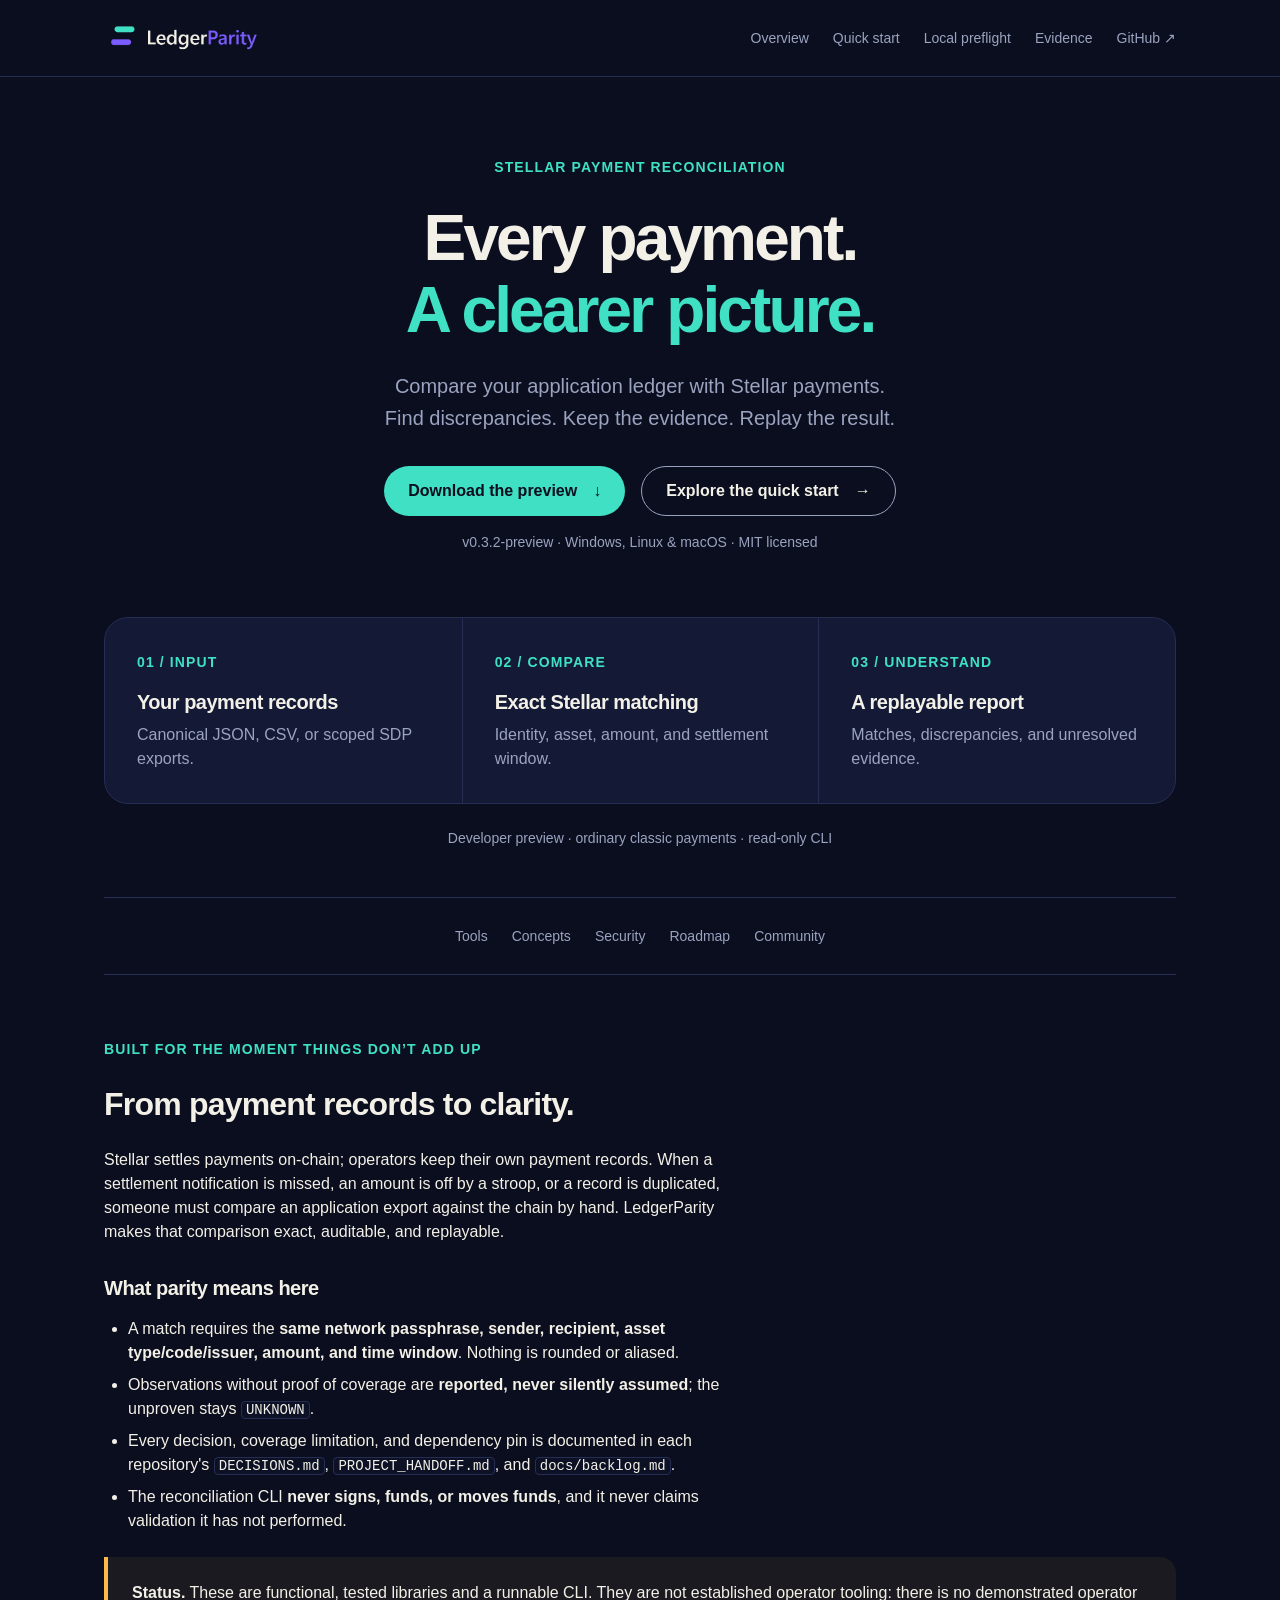
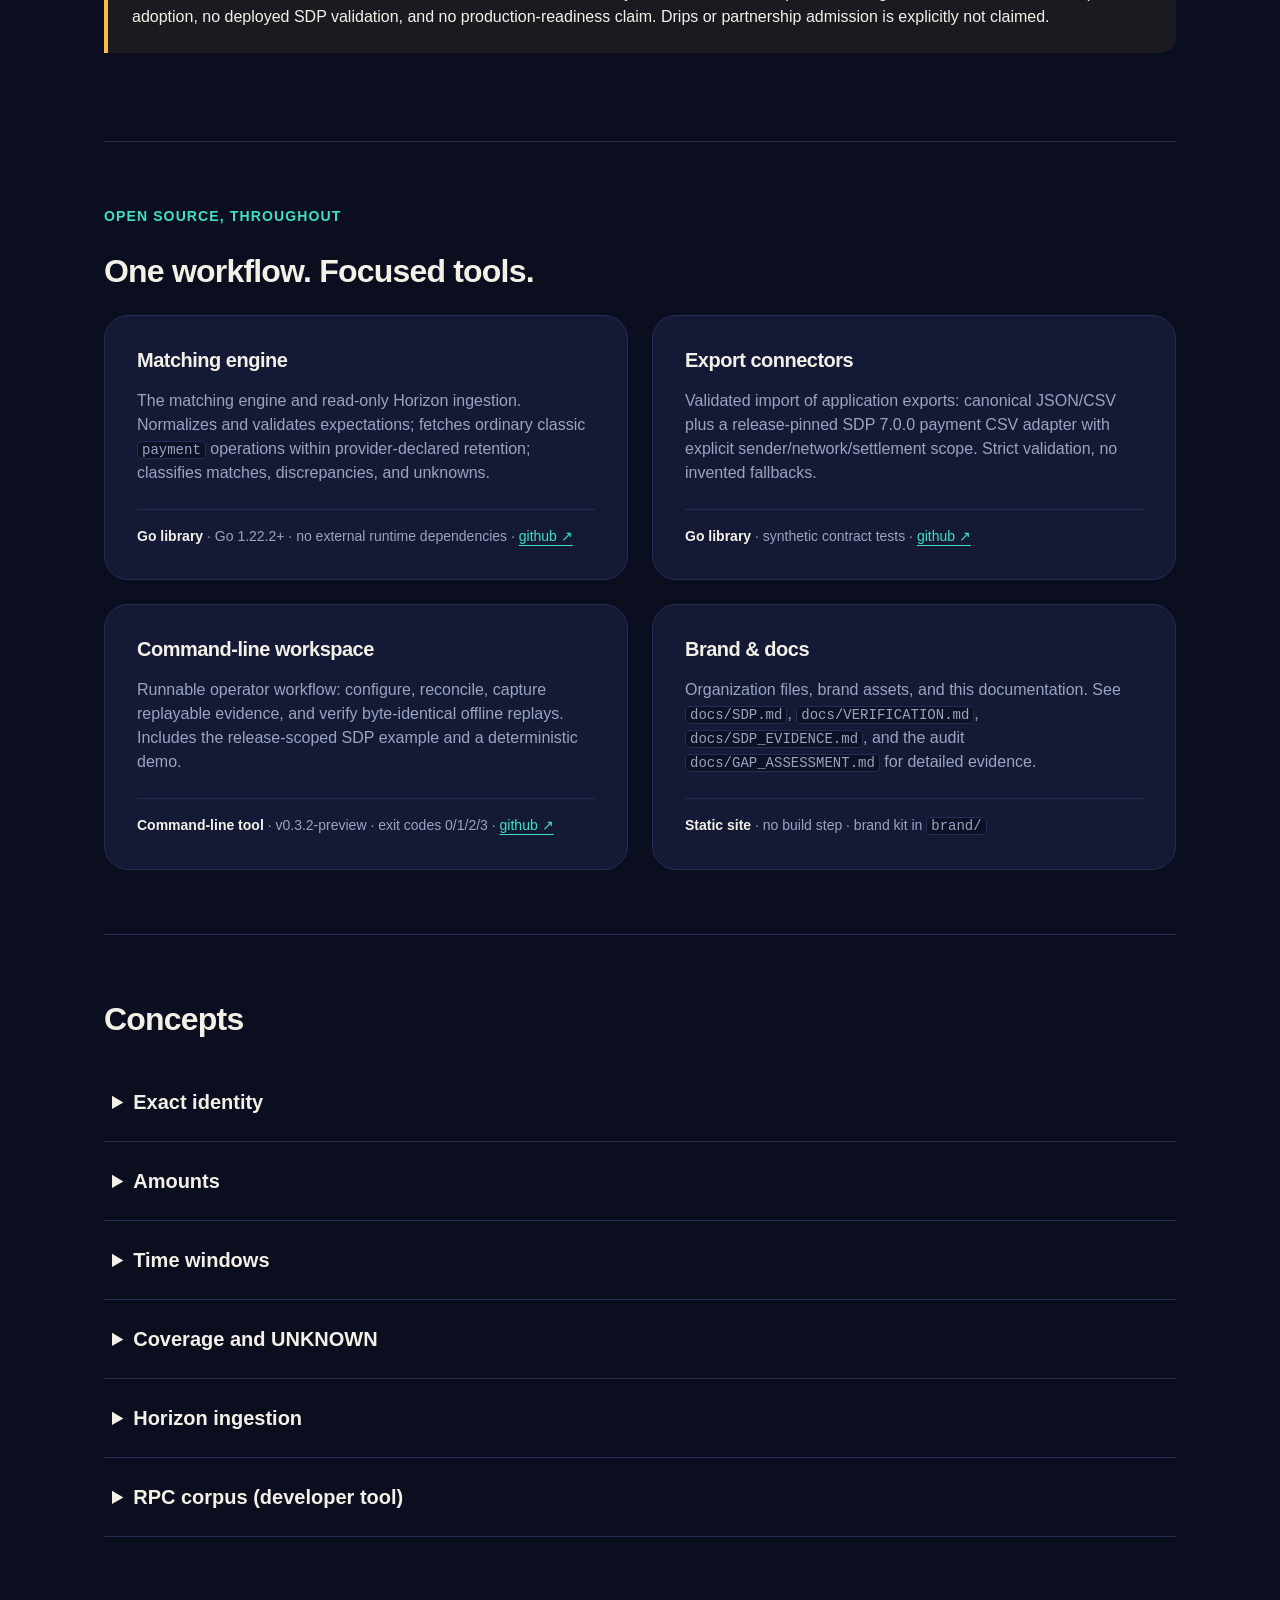
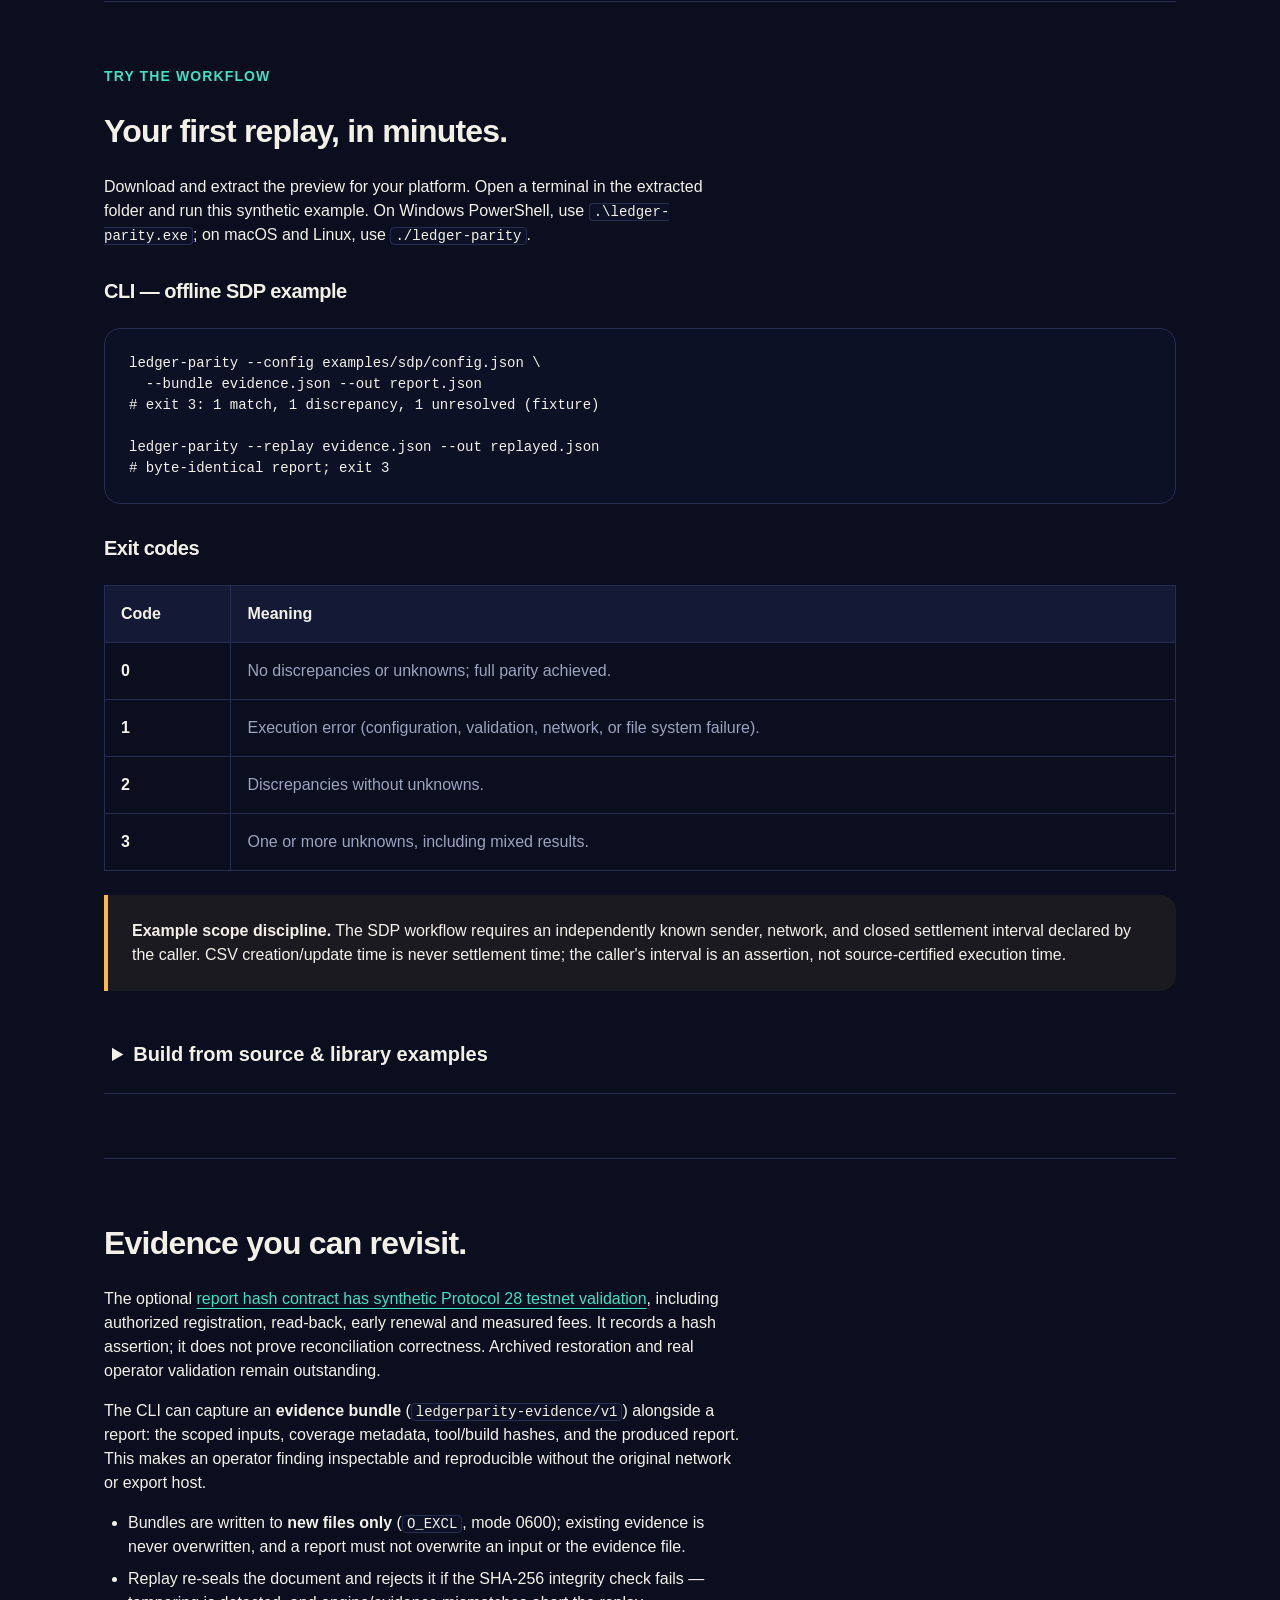
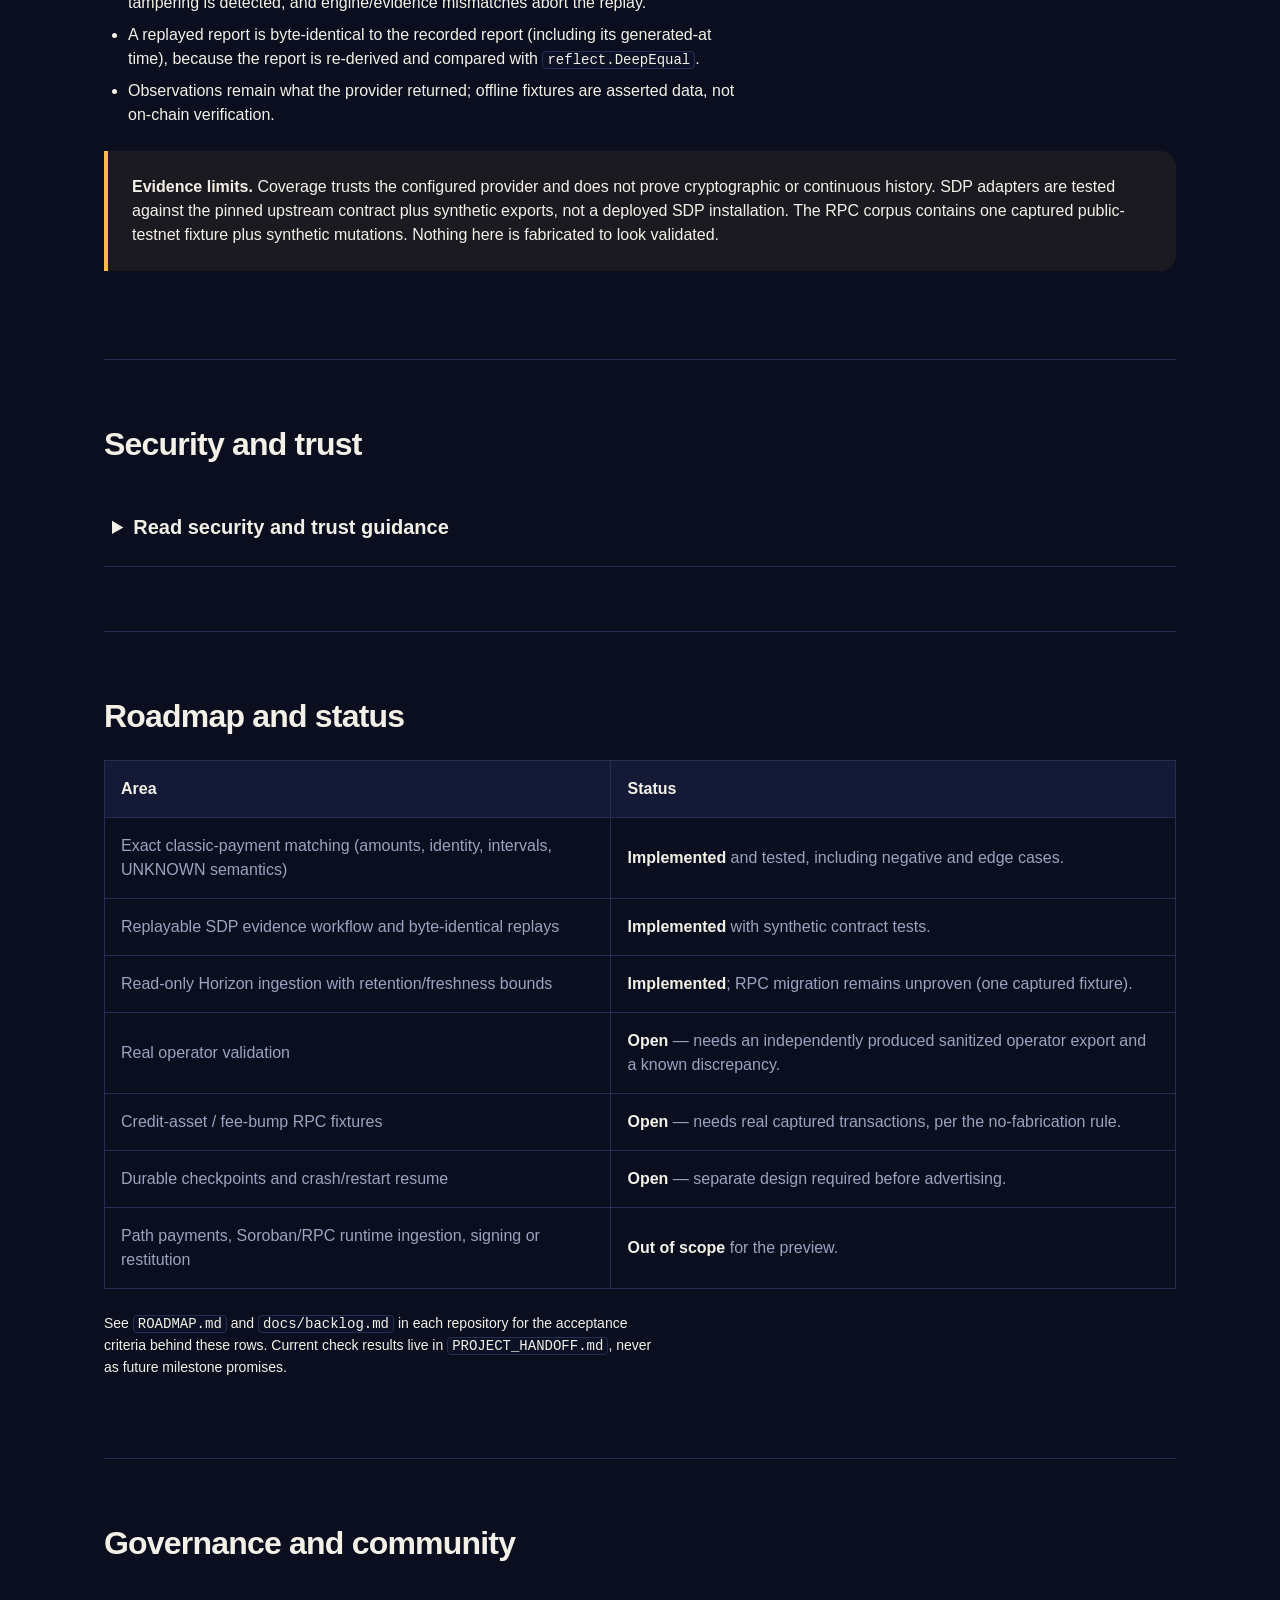
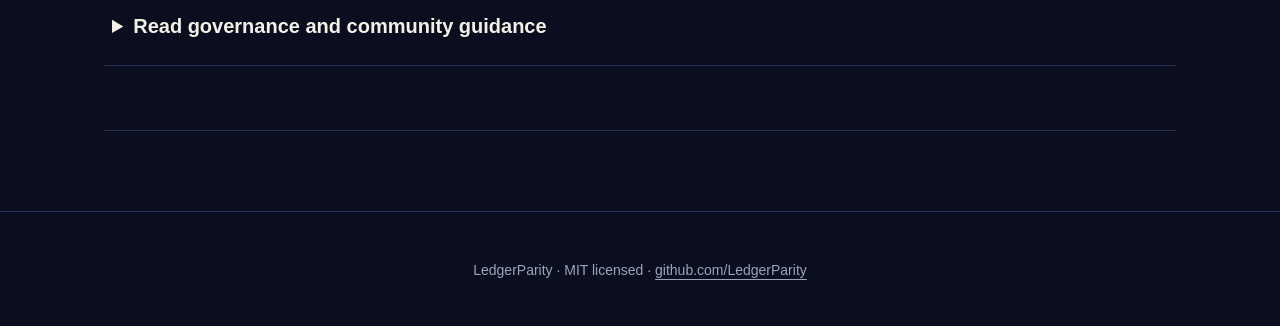
<file: index.html>
<!doctype html>
<html lang="en">
<head>
  <meta charset="utf-8">
  <meta name="viewport" content="width=device-width, initial-scale=1">
  <title>LedgerParity — clarity for every Stellar payment</title>
  <meta name="description" content="LedgerParity documentation: read-only reconciliation of application payment records against ordinary classic Stellar payment operations.">
  <link rel="icon" type="image/png" href="assets/favicon-32.png">
  <link rel="stylesheet" href="assets/style.css">
</head>
<body>
<a class="skip-link" href="#top">Skip to content</a>

<header class="topbar">
  <div class="topbar-inner">
    <a href="#top"><img src="assets/lockup.png" alt="LedgerParity"></a>
    <nav aria-label="Main navigation">
      <a href="#overview">Overview</a>
      <a href="#quickstart">Quick start</a>
      <a href="preflight.html">Local preflight</a>
      <a href="#evidence">Evidence</a>
      <a href="https://github.com/LedgerParity">GitHub ↗</a>
    </nav>
  </div>
</header>

<main id="top" tabindex="-1">
  <section class="hero" aria-labelledby="hero-title">
    <p class="eyebrow">STELLAR PAYMENT RECONCILIATION</p>
    <h1 id="hero-title">Every payment.<br><span class="accent">A clearer picture.</span></h1>
    <p class="lead">Compare your application ledger with Stellar payments.<br class="desktop-break"> Find discrepancies. Keep the evidence. Replay the result.</p>
    <div class="hero-actions">
      <a class="button primary" href="https://github.com/LedgerParity/ledger-parity-cli/releases/tag/v0.3.2-preview">Download the preview <span aria-hidden="true">↓</span></a>
      <a class="button secondary" href="#quickstart">Explore the quick start <span aria-hidden="true">→</span></a>
    </div>
    <p class="release-caption">v0.3.2-preview · Windows, Linux &amp; macOS · MIT licensed</p>
    <div class="workflow" aria-label="Reconciliation workflow">
      <div><span class="step">01 / INPUT</span><h3>Your payment records</h3><p>Canonical JSON, CSV, or scoped SDP exports.</p></div>
      <div><span class="step">02 / COMPARE</span><h3>Exact Stellar matching</h3><p>Identity, asset, amount, and settlement window.</p></div>
      <div><span class="step">03 / UNDERSTAND</span><h3>A replayable report</h3><p>Matches, discrepancies, and unresolved evidence.</p></div>
    </div>
    <p class="preview-label">Developer preview · ordinary classic payments · read-only CLI</p>
  </section>

  <nav class="contents" aria-label="Documentation sections">
    <a href="#repositories">Tools</a><a href="#concepts">Concepts</a><a href="#security">Security</a><a href="#roadmap">Roadmap</a><a href="#governance">Community</a>
  </nav>
  <section id="overview">


    <p class="eyebrow">BUILT FOR THE MOMENT THINGS DON’T ADD UP</p>
    <h2>From payment records to clarity.</h2>
    <p>Stellar settles payments on-chain; operators keep their own payment records. When a settlement
      notification is missed, an amount is off by a stroop, or a record is duplicated, someone must compare an
      application export against the chain by hand. LedgerParity makes that comparison exact, auditable, and
      replayable.</p>
    <h3>What parity means here</h3>
    <ul>
      <li>A match requires the <b>same network passphrase, sender, recipient, asset type/code/issuer, amount,
        and time window</b>. Nothing is rounded or aliased.</li>
      <li>Observations without proof of coverage are <b>reported, never silently assumed</b>; the unproven stays
        <code>UNKNOWN</code>.</li>
      <li>Every decision, coverage limitation, and dependency pin is documented in each repository's
        <code>DECISIONS.md</code>, <code>PROJECT_HANDOFF.md</code>, and <code>docs/backlog.md</code>.</li>
      <li>The reconciliation CLI <b>never signs, funds, or moves funds</b>, and it never claims validation it has not
        performed.</li>
    </ul>
    <div class="note">
      <p><b>Status.</b> These are functional, tested libraries and a runnable CLI. They are not established
        operator tooling: there is no demonstrated operator adoption, no deployed SDP validation, and no
        production-readiness claim. Drips or partnership admission is explicitly not claimed.</p>
    </div>
  </section>

  <section id="repositories">
    <p class="eyebrow">OPEN SOURCE, THROUGHOUT</p>
    <h2>One workflow. Focused tools.</h2>
    <div class="grid">
      <div class="card">
        <h3>Matching engine</h3>
        <p>The matching engine and read-only Horizon ingestion. Normalizes and validates expectations; fetches
          ordinary classic <code>payment</code> operations within provider-declared retention; classifies
          matches, discrepancies, and unknowns.</p>
        <p class="meta"><b>Go library</b> · Go 1.22.2+ · no external runtime dependencies · <a href="https://github.com/LedgerParity/ledger-parity-core">github ↗</a></p>
      </div>
      <div class="card">
        <h3>Export connectors</h3>
        <p>Validated import of application exports: canonical JSON/CSV plus a release-pinned SDP 7.0.0 payment
          CSV adapter with explicit sender/network/settlement scope. Strict validation, no invented fallbacks.</p>
        <p class="meta"><b>Go library</b> · synthetic contract tests · <a href="https://github.com/LedgerParity/ledger-parity-connectors">github ↗</a></p>
      </div>
      <div class="card">
        <h3>Command-line workspace</h3>
        <p>Runnable operator workflow: configure, reconcile, capture replayable evidence, and verify
          byte-identical offline replays. Includes the release-scoped SDP example and a deterministic demo.</p>
        <p class="meta"><b>Command-line tool</b> · v0.3.2-preview · exit codes 0/1/2/3 · <a href="https://github.com/LedgerParity/ledger-parity-cli">github ↗</a></p>
      </div>
      <div class="card">
        <h3>Brand &amp; docs</h3>
        <p>Organization files, brand assets, and this documentation. See
          <code>docs/SDP.md</code>, <code>docs/VERIFICATION.md</code>, <code>docs/SDP_EVIDENCE.md</code>, and the
          audit <code>docs/GAP_ASSESSMENT.md</code> for detailed evidence.</p>
        <p class="meta"><b>Static site</b> · no build step · brand kit in <code>brand/</code></p>
      </div>
    </div>
  </section>

  <section id="concepts">
    <h2>Concepts</h2>

    <details><summary>Exact identity</summary><div class="detail-body">
    <p>A settlement matches only when all identity dimensions agree: network passphrase, sender, recipient,
      asset type, asset code and issuer (case-sensitive for credit assets), and the time window. An
      <code>operation_id</code> disambiguates multiple payments inside a single transaction. A token contract
      address is never an issuer alias.</p>

</div></details>
    <details><summary>Amounts</summary><div class="detail-body">
    <p>Values are exact stroop integers within the signed int64 range, including at the limit. Inputs with
      excess precision fail validation; amounts are never rounded and no monetary tolerance is applied.</p>

</div></details>
    <details><summary>Time windows</summary><div class="detail-body">
    <p>A record supplies <b>exactly one</b> representation: a legacy <code>timestamp</code> or an explicit
      <code>settlement_start</code>/<code>settlement_end</code> interval. Intervals are closed and are not
      widened by time tolerance; they must fit the reconciliation window. A partially intersecting interval is
      reported, never silently filtered. <code>business_reference</code> is separate from
      <code>reference_id</code>, which means the transaction hash only — never a memo.</p>

</div></details>
    <details><summary>Coverage and UNKNOWN</summary><div class="detail-body">
    <p>Coverage is provider evidence, not a cryptographic history proof. A complete scan means provider-declared
      retained history encloses the requested window, pages were traversed, and the retention boundary stayed
      stable. Incomplete coverage, ambiguous multiple candidates, competing claims, and malformed observations
      all remain <code>UNKNOWN</code>. Unknowns are reported separately and are <b>not</b> counted as financial
      discrepancies.</p>
    <p>The legacy slice-only <code>FetchOnChainPayments</code> wrapper discards coverage and is unsuitable for
      definitive absence conclusions.</p>

</div></details>
    <details><summary>Horizon ingestion</summary><div class="detail-body">
    <p>The ingestor traverses descending numeric paging tokens against the configured endpoint (no arbitrary
      redirects or next-links), verifies the network passphrase before and after the scan, enforces
      request/response size and retry bounds, stops on failure with no successful ingestion result, and never
      lets an error become an empty scan. Durable checkpoints and crash-restart resume are not implemented;
      scans restart intentionally.</p>

</div></details>
    <details><summary>RPC corpus (developer tool)</summary><div class="detail-body">
    <p>A separate Node developer tool (<code>tools/rpc-corpus</code>) performs opt-in public-testnet reads only:
      <code>getNetwork</code>/<code>getTransaction</code> JSON-RPC and Horizon GET. It never signs, funds, or
      simulates. It captures ordinary-payment transactions and verifies that RPC results agree with Horizon
      operation semantics. Runtime ingestion in the Go modules remains Horizon-only.</p>
</div></details>
  </section>

  <section id="quickstart">
    <p class="eyebrow">TRY THE WORKFLOW</p>
    <h2>Your first replay, in minutes.</h2>
    <p>Download and extract the preview for your platform. Open a terminal in the extracted folder and run this synthetic example. On Windows PowerShell, use <code>.\ledger-parity.exe</code>; on macOS and Linux, use <code>./ledger-parity</code>.</p>

    <h3>CLI — offline SDP example</h3>
    <pre tabindex="0" aria-label="Code example"><code>ledger-parity --config examples/sdp/config.json \
  --bundle evidence.json --out report.json
# exit 3: 1 match, 1 discrepancy, 1 unresolved (fixture)

ledger-parity --replay evidence.json --out replayed.json
# byte-identical report; exit 3</code></pre>

    <h3>Exit codes</h3>
    <table>
      <thead><tr><th scope="col">Code</th><th scope="col">Meaning</th></tr></thead>
      <tbody>
        <tr><td><b>0</b></td><td>No discrepancies or unknowns; full parity achieved.</td></tr>
        <tr><td><b>1</b></td><td>Execution error (configuration, validation, network, or file system failure).</td></tr>
        <tr><td><b>2</b></td><td>Discrepancies without unknowns.</td></tr>
        <tr><td><b>3</b></td><td>One or more unknowns, including mixed results.</td></tr>
      </tbody>
    </table>

    <div class="note">
      <p><b>Example scope discipline.</b> The SDP workflow requires an independently known sender, network, and
        closed settlement interval declared by the caller. CSV creation/update time is never settlement time;
        the caller's interval is an assertion, not source-certified execution time.</p>
    </div>

    <details><summary>Build from source &amp; library examples</summary><div class="detail-body">    <h3>Requirements</h3>
    <p>Go 1.22.2 or newer (a currently supported Go release is preferred). The RPC corpus uses Node 22+ with the
      pinned <code>@stellar/stellar-sdk</code> (<code>npm ci</code>).</p>

    <h3>Run the tests from any checkout</h3>
    <pre tabindex="0" aria-label="Code example"><code>go test ./...
go vet ./...
go build ./...</code></pre>

    <h3>Library flow (core)</h3>
    <pre tabindex="0" aria-label="Code example"><code>h := ingest.NewHorizonIngestor("https://horizon-testnet.stellar.org")
h.Network = "Test SDF Network ; September 2015"   // exact passphrase

res, err := h.Fetch(ctx, accounts, start.Add(-tol), end.Add(tol))
// pass res.Coverage into ReconcileOptions; set Coverage.InternalComplete
// only if the export covers every relevant ordinary payment.

opts := engine.ReconcileOptions{TimeframeToleranceSec: tol, Coverage: res.Coverage}
report := engine.NewReconciler(opts).Reconcile(
    app, start, end, internalPayments, res.Payments)</code></pre>

    <h3>Connectors (import exports)</h3>
    <pre tabindex="0" aria-label="Code example"><code>ips, err := sdp.Parse(csvReader, network, "deployment-name", sdp.Scope{
    Release: sdp.Release, Sender: "GB…", Assertion: "…",
    SettlementStart: start, SettlementEnd: end,
})</code></pre>

</div></details>
  </section>

  <section id="evidence">
    <h2>Evidence you can revisit.</h2>
    <p>The optional <a href="https://github.com/LedgerParity/-ledger-parity-contract/blob/main/TESTNET.md">report hash contract has synthetic Protocol 28 testnet validation</a>, including authorized registration, read-back, early renewal and measured fees. It records a hash assertion; it does not prove reconciliation correctness. Archived restoration and real operator validation remain outstanding.</p>
    <p>The CLI can capture an <b>evidence bundle</b> (<code>ledgerparity-evidence/v1</code>) alongside a report:
      the scoped inputs, coverage metadata, tool/build hashes, and the produced report. This makes an operator
      finding inspectable and reproducible without the original network or export host.</p>
    <ul>
      <li>Bundles are written to <b>new files only</b> (<code>O_EXCL</code>, mode 0600); existing evidence is
        never overwritten, and a report must not overwrite an input or the evidence file.</li>
      <li>Replay re-seals the document and rejects it if the SHA-256 integrity check fails — tampering is
        detected, and engine/evidence mismatches abort the replay.</li>
      <li>A replayed report is byte-identical to the recorded report (including its generated-at time), because
        the report is re-derived and compared with <code>reflect.DeepEqual</code>.</li>
      <li>Observations remain what the provider returned; offline fixtures are asserted data, not on-chain
        verification.</li>
    </ul>
    <div class="note">
      <p><b>Evidence limits.</b> Coverage trusts the configured provider and does not prove cryptographic or
        continuous history. SDP adapters are tested against the pinned upstream contract plus synthetic
        exports, not a deployed SDP installation. The RPC corpus contains one captured public-testnet fixture
        plus synthetic mutations. Nothing here is fabricated to look validated.</p>
    </div>
  </section>

  <section id="security">
    <h2>Security and trust</h2>
    <details><summary>Read security and trust guidance</summary><div class="detail-body">
    <ul>
      <li>The reconciliation CLI never needs secret keys and never signs or submits transactions. The optional contract has separate signed testnet validation tooling.</li>
      <li>Treat exports and reports as sensitive — they contain account identifiers, amounts, and application
        references; keep them out of public commits. JSON files are created with private permissions where the
        OS supports it; Windows ACLs and pre-existing files need operator management.</li>
      <li>Horizon is a trusted data provider, not a locally verified ledger proof. Configure an endpoint you
        trust; do not expose the CLI as a service accepting arbitrary URLs or files.</li>
      <li>Exact account equality does not validate StrKey checksums; muxed identities are preserved with
        conservative base-account coverage limitations.</li>
      <li>For a sensitive bug, use each repository's GitHub Security → <i>Report a vulnerability</i> if
        available; otherwise open a minimal issue without disclosing secrets, customer data, or exploit
        details. Per-repository guidance is in each <code>SECURITY.md</code>.</li>
    </ul>
</div></details>
  </section>

  <section id="roadmap">
    <h2>Roadmap and status</h2>
    <table>
      <thead><tr><th scope="col">Area</th><th scope="col">Status</th></tr></thead>
      <tbody>
        <tr><td>Exact classic-payment matching (amounts, identity, intervals, UNKNOWN semantics)</td><td><b>Implemented</b> and tested, including negative and edge cases.</td></tr>
        <tr><td>Replayable SDP evidence workflow and byte-identical replays</td><td><b>Implemented</b> with synthetic contract tests.</td></tr>
        <tr><td>Read-only Horizon ingestion with retention/freshness bounds</td><td><b>Implemented</b>; RPC migration remains unproven (one captured fixture).</td></tr>
        <tr><td>Real operator validation</td><td><b>Open</b> — needs an independently produced sanitized operator export and a known discrepancy.</td></tr>
        <tr><td>Credit-asset / fee-bump RPC fixtures</td><td><b>Open</b> — needs real captured transactions, per the no-fabrication rule.</td></tr>
        <tr><td>Durable checkpoints and crash/restart resume</td><td><b>Open</b> — separate design required before advertising.</td></tr>
        <tr><td>Path payments, Soroban/RPC runtime ingestion, signing or restitution</td><td><b>Out of scope</b> for the preview.</td></tr>
      </tbody>
    </table>
    <p class="small">See <code>ROADMAP.md</code> and <code>docs/backlog.md</code> in each repository for the
      acceptance criteria behind these rows. Current check results live in <code>PROJECT_HANDOFF.md</code>,
      never as future milestone promises.</p>
  </section>

  <section id="governance">
    <h2>Governance and community</h2>
    <details><summary>Read governance and community guidance</summary><div class="detail-body">
    <p>LedgerParity is maintained as an honest, evidence-first preview. Decisions are recorded in each
      repository's <code>DECISIONS.md</code>; corrections are added rather than history being rewritten.</p>
    <ul>
      <li><a href="https://github.com/LedgerParity/.github">Organization files</a> — code of conduct, governance, license.</li>
      <li>Per-repository <code>CONTRIBUTING.md</code>, <code>SECURITY.md</code>, <code>DECISIONS.md</code>, and
        <code>docs/backlog.md</code> for contributor tasks.</li>
      <li>All repositories are MIT licensed; brand usage and honesty rules remain applicable regardless of
        license terms.</li>
      <li>The brand is original and deliberately distinct from the Stellar Development Foundation's brand; no
        affiliation is claimed.</li>
    </ul>
</div></details>
  </section>
</main>

<footer>
  <p>LedgerParity · MIT licensed · <a href="https://github.com/LedgerParity">github.com/LedgerParity</a></p>
</footer>

</body>
</html>
</file>
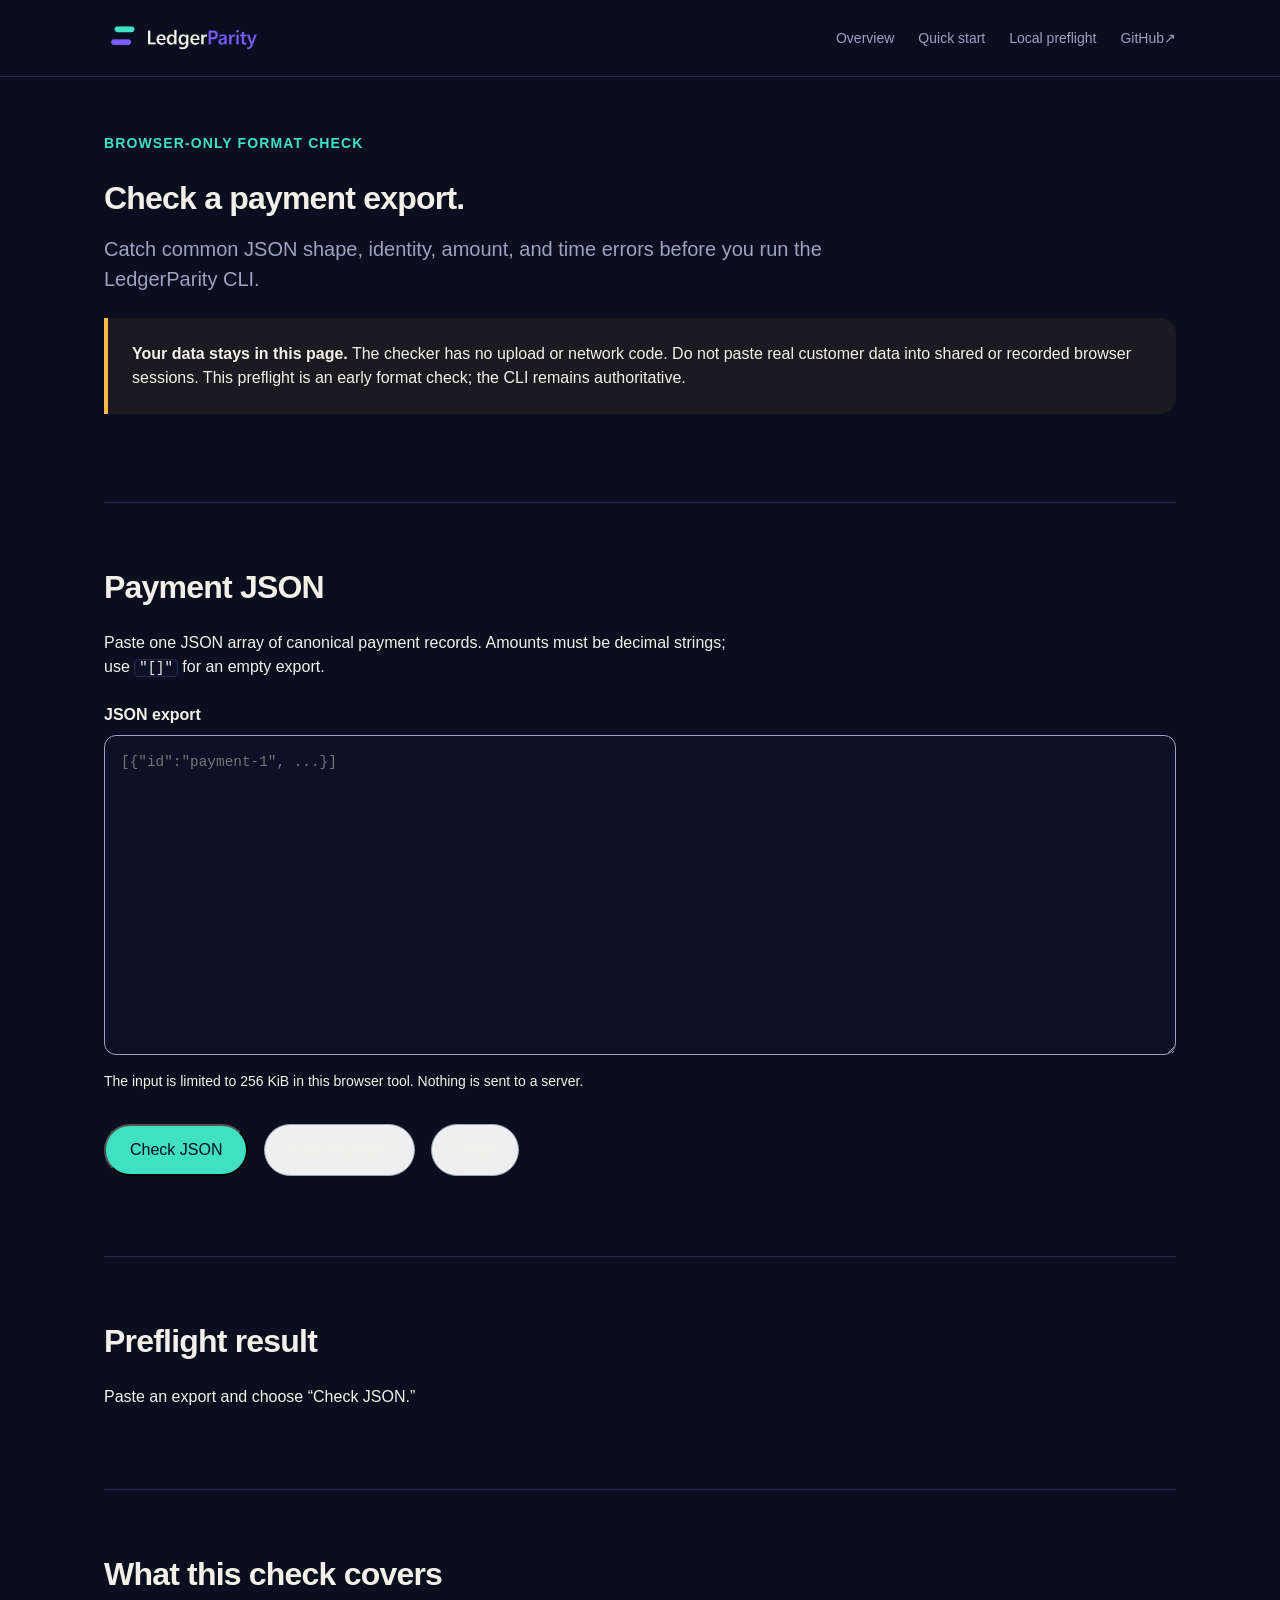
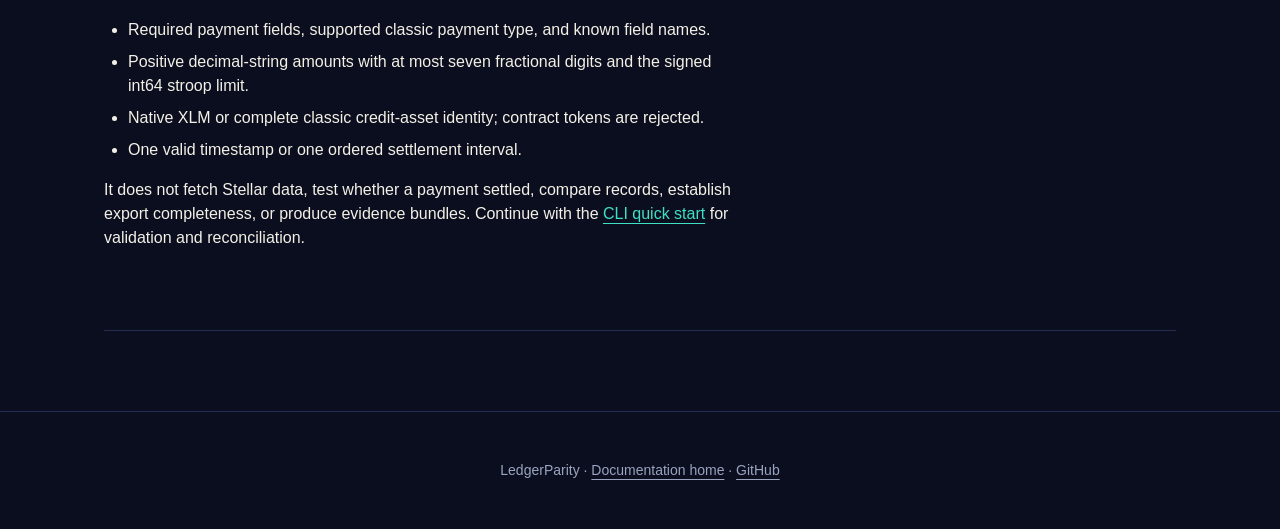
<file: preflight.html>
<!doctype html>
<html lang="en">
<head>
  <meta charset="utf-8">
  <meta name="viewport" content="width=device-width, initial-scale=1">
  <title>Local payment JSON preflight — LedgerParity</title>
  <meta name="description" content="Check a LedgerParity payment JSON export in your browser before using the read-only CLI.">
  <link rel="icon" type="image/png" href="assets/favicon-32.png">
  <link rel="stylesheet" href="assets/style.css">
  <script type="module" src="assets/preflight-ui.mjs"></script>
</head>
<body>
  <a class="skip-link" href="#main">Skip to content</a>
  <header class="topbar">
    <div class="topbar-inner">
      <a href="index.html"><img src="assets/lockup.png" alt="LedgerParity home"></a>
      <nav aria-label="Main navigation">
        <a href="index.html#overview">Overview</a>
        <a href="index.html#quickstart">Quick start</a>
        <a href="preflight.html" aria-current="page">Local preflight</a>
        <a href="https://github.com/LedgerParity">GitHub <span aria-hidden="true">↗</span></a>
      </nav>
    </div>
  </header>
  <main id="main" tabindex="-1">
    <section class="preflight-hero" aria-labelledby="title">
      <p class="eyebrow">BROWSER-ONLY FORMAT CHECK</p>
      <h1 id="title">Check a payment export.</h1>
      <p class="lead">Catch common JSON shape, identity, amount, and time errors before you run the LedgerParity CLI.</p>
      <div class="note">
        <p><b>Your data stays in this page.</b> The checker has no upload or network code. Do not paste real customer data into shared or recorded browser sessions. This preflight is an early format check; the CLI remains authoritative.</p>
      </div>
    </section>
    <section aria-labelledby="input-title">
      <h2 id="input-title">Payment JSON</h2>
      <p>Paste one JSON array of canonical payment records. Amounts must be decimal strings; use <code>"[]"</code> for an empty export.</p>
      <label class="field-label" for="payment-json">JSON export</label>
      <textarea id="payment-json" spellcheck="false" autocomplete="off" autocapitalize="off" aria-describedby="input-help" placeholder='[{"id":"payment-1", ...}]'></textarea>
      <p id="input-help" class="small">The input is limited to 256 KiB in this browser tool. Nothing is sent to a server.</p>
      <div class="hero-actions preflight-actions">
        <button class="button primary" id="check-json" type="button">Check JSON</button>
        <button class="button secondary" id="load-sample" type="button">Load example</button>
        <button class="button secondary" id="clear-json" type="button">Clear</button>
      </div>
    </section>
    <section aria-labelledby="result-title">
      <h2 id="result-title">Preflight result</h2>
      <p id="result-summary" role="status" aria-live="polite">Paste an export and choose “Check JSON.”</p>
      <ol id="record-results" class="record-results"></ol>
    </section>
    <section aria-labelledby="limits-title">
      <h2 id="limits-title">What this check covers</h2>
      <ul>
        <li>Required payment fields, supported classic payment type, and known field names.</li>
        <li>Positive decimal-string amounts with at most seven fractional digits and the signed int64 stroop limit.</li>
        <li>Native XLM or complete classic credit-asset identity; contract tokens are rejected.</li>
        <li>One valid timestamp or one ordered settlement interval.</li>
      </ul>
      <p>It does not fetch Stellar data, test whether a payment settled, compare records, establish export completeness, or produce evidence bundles. Continue with the <a href="index.html#quickstart">CLI quick start</a> for validation and reconciliation.</p>
    </section>
  </main>
  <footer><p>LedgerParity · <a href="index.html">Documentation home</a> · <a href="https://github.com/LedgerParity">GitHub</a></p></footer>
</body>
</html>
</file>
<file: assets/style.css>
:root {
  --ink: #0b0e1e;
  --ink-2: #141a36;
  --line: #262d52;
  --teal: #3fe0c4;
  --violet: #7a5cff;
  --violet-text: #b6a6ff;
  --amber: #ffb84a;
  --text: #f3f1e7;
  --slate: #9aa3c0;
  --code-bg: #0d1126;
  --maxw: 1120px;
  --type-small: .875rem;
  --type-body: 1rem;
  --type-subhead: 1.25rem;
  --type-section: 2rem;
  --type-hero: 4rem;
}
* { box-sizing: border-box; }
html { scroll-behavior: smooth; }
body { margin: 0; background: var(--ink); color: var(--text); font-family: "Avenir Next", "Segoe UI", sans-serif; font-size: var(--type-body); line-height: 1.5; }
a { color: var(--teal); text-decoration-thickness: 1px; text-underline-offset: 4px; }
a:hover { color: var(--violet-text); }
h1, h2, h3 { line-height: 1.25; letter-spacing: -.025em; text-wrap: balance; }
h2 { font-size: var(--type-section); margin: 0 0 24px; }
h3 { font-size: var(--type-subhead); margin: 32px 0 16px; }
p, ul, ol { margin: 16px 0; }
ul, ol { padding-left: 24px; }
li { margin: 8px 0; }
code, pre { font-family: "Cascadia Code", Consolas, monospace; font-size: var(--type-small); }
code { background: var(--code-bg); border: 1px solid var(--line); border-radius: 4px; padding: 0 4px; }
pre { background: var(--code-bg); border: 1px solid var(--line); border-radius: 16px; padding: 24px; overflow-x: auto; line-height: 1.5; margin: 24px 0; }
pre code { background: none; border: 0; padding: 0; font-size: inherit; }
.topbar { position: sticky; top: 0; z-index: 10; background: var(--ink); border-bottom: 1px solid var(--line); }
.topbar-inner { max-width: var(--maxw); margin: auto; padding: 16px 24px; display: flex; align-items: center; justify-content: space-between; gap: 24px; flex-wrap: wrap; }
.topbar img { display: block; width: 176px; height: auto; }
.topbar nav { display: flex; gap: 24px; flex-wrap: wrap; font-size: var(--type-small); }
.topbar nav a { color: var(--slate); text-decoration: none; }
.topbar nav a:hover { color: var(--teal); }
main { max-width: var(--maxw); margin: auto; padding: 0 24px 80px; }
main > section { padding: 64px 0; border-bottom: 1px solid var(--line); }
.hero { text-align: center; padding: 80px 0 48px; }
.eyebrow, .step { color: var(--teal); font-size: var(--type-small); font-weight: 600; letter-spacing: .08em; }
.eyebrow { margin: 0 0 24px; }
.hero h1 { font-size: var(--type-hero); line-height: 1.125; letter-spacing: -.045em; margin: 0 0 24px; }
.accent { color: var(--teal); }
.hero .lead { font-size: var(--type-subhead); line-height: 1.6; color: var(--slate); max-width: 640px; margin: auto; }
.hero-actions { display: flex; flex-wrap: wrap; justify-content: center; gap: 16px; margin: 32px 0 16px; }
.button { display: inline-flex; align-items: center; justify-content: center; gap: 16px; min-height: 48px; padding: 12px 24px; border-radius: 999px; text-decoration: none; font-size: var(--type-body); font-weight: 600; }
.primary { color: var(--ink); background: var(--teal); }
.secondary { color: var(--text); border: 1px solid var(--line); }
.release-caption, .preview-label { font-size: var(--type-small); color: var(--slate); }
.workflow { display: grid; grid-template-columns: repeat(3,minmax(0,1fr)); margin-top: 64px; border: 1px solid var(--line); border-radius: 24px; background: var(--ink-2); text-align: left; overflow: hidden; }
.workflow > div { padding: 32px; }
.workflow > div + div { border-left: 1px solid var(--line); }
.workflow h3 { margin: 16px 0 8px; }
.workflow p { margin: 0; color: var(--slate); }
.preview-label { margin: 24px 0 0; }
.grid { display: grid; grid-template-columns: repeat(2,minmax(0,1fr)); gap: 24px; margin: 24px 0 0; }
.card { background: var(--ink-2); border: 1px solid var(--line); border-radius: 24px; padding: 32px; }
.card h3 { margin: 0 0 16px; color: var(--text); }
.card p { margin: 16px 0 0; color: var(--slate); }
.card .meta { font-size: var(--type-small); border-top: 1px solid var(--line); margin-top: 24px; padding-top: 16px; }
.card .meta b { color: var(--text); }
.small { font-size: var(--type-small); }
.note { background: rgba(255,184,74,.07); border-left: 4px solid var(--amber); padding: 16px 24px; border-radius: 0 16px 16px 0; margin: 24px 0; }
.note p { margin: 8px 0; }
table { border-collapse: collapse; width: 100%; margin: 24px 0; font-size: var(--type-body); }
th, td { text-align: left; padding: 16px; border: 1px solid var(--line); }
th { background: var(--ink-2); color: var(--text); }
td { color: var(--slate); }
td b { color: var(--text); }
footer { border-top: 1px solid var(--line); padding: 32px 24px; text-align: center; color: var(--slate); font-size: var(--type-small); }
footer a { color: var(--slate); }
.preflight-hero { padding-top: 56px; }
.preflight-hero h1 { font-size: var(--type-section); margin: 0 0 16px; }
.preflight-hero .lead { font-size: var(--type-subhead); color: var(--slate); max-width: 72ch; }
.field-label { display: block; font-weight: 600; margin: 24px 0 8px; }
textarea { display: block; width: 100%; min-height: 320px; padding: 16px; resize: vertical; color: var(--text); background: var(--code-bg); border: 1px solid var(--slate); border-radius: 12px; font: 0.9rem/1.5 "Cascadia Code", Consolas, monospace; }
textarea:focus-visible, button:focus-visible { outline: 2px solid var(--teal); outline-offset: 3px; }
.preflight-actions { justify-content: flex-start; }
button.button { cursor: pointer; font: inherit; }
.result-success { color: var(--teal); font-weight: 700; }
.result-error { color: #ffb4ab; font-weight: 700; }
.record-results { padding-left: 28px; }
.record-results li { padding: 10px 12px; margin: 8px 0; border-radius: 8px; overflow-wrap: anywhere; }
.record-valid { color: var(--teal); background: rgba(63,224,196,.08); }
.record-invalid { color: #ffb4ab; background: rgba(255,180,171,.08); }
/* Reading, interaction, and responsive accessibility. */
body { overflow-wrap: anywhere; }
section, main { scroll-margin-top: 128px; }
main > section > p, main > section > ul, .detail-body { max-width: 72ch; }
.hero > p { margin-left: auto; margin-right: auto; }
.topbar nav a, .topbar-inner > a, .contents a { min-height: 44px; display: inline-flex; align-items: center; }
.topbar-inner > a { flex-shrink: 0; }
.primary:hover { color: var(--ink); background: #73ecd7; }
.secondary { border-color: var(--slate); }
.secondary:hover { color: var(--text); background: var(--ink-2); }
a, summary { transition: color 150ms cubic-bezier(.4,0,.2,1), background-color 150ms cubic-bezier(.4,0,.2,1); }
:focus-visible { outline: 2px solid var(--teal); outline-offset: 4px; }
.skip-link { position: fixed; top: 8px; left: 8px; z-index: 20; padding: 12px 24px; background: var(--ink); transform: translateY(-200%); }
.skip-link:focus { transform: translateY(0); }
.contents { display: flex; justify-content: center; flex-wrap: wrap; gap: 8px 24px; padding: 16px 0; border-bottom: 1px solid var(--line); font-size: var(--type-small); }
.contents a { color: var(--slate); text-decoration: none; }
.contents a:hover { color: var(--teal); }
details { border-bottom: 1px solid var(--line); }
summary { padding: 24px 8px; cursor: pointer; font-size: var(--type-subhead); font-weight: 600; }
summary:hover { color: var(--teal); }
.detail-body { padding: 0 8px 24px; }
pre { overflow-wrap: normal; }
@media (prefers-reduced-motion: reduce) {
  html { scroll-behavior: auto; }
  a, summary { transition: none; }
}
@media (max-width: 767px) {
  :root { --type-hero: 2.75rem; }
  .topbar-inner { gap: 8px; padding: 8px 24px; }
  .topbar nav { width: 100%; justify-content: space-between; gap: 8px; }
  .hero { padding: 48px 0 32px; }
  main > section:not(.hero) { padding: 48px 0; }
  .desktop-break { display: none; }
  .workflow, .grid { grid-template-columns: minmax(0,1fr); }
  .workflow { margin-top: 40px; }
  .workflow > div { padding: 24px; }
  .workflow > div + div { border-left: 0; border-top: 1px solid var(--line); }
  .card { padding: 24px; }
}
</file>
